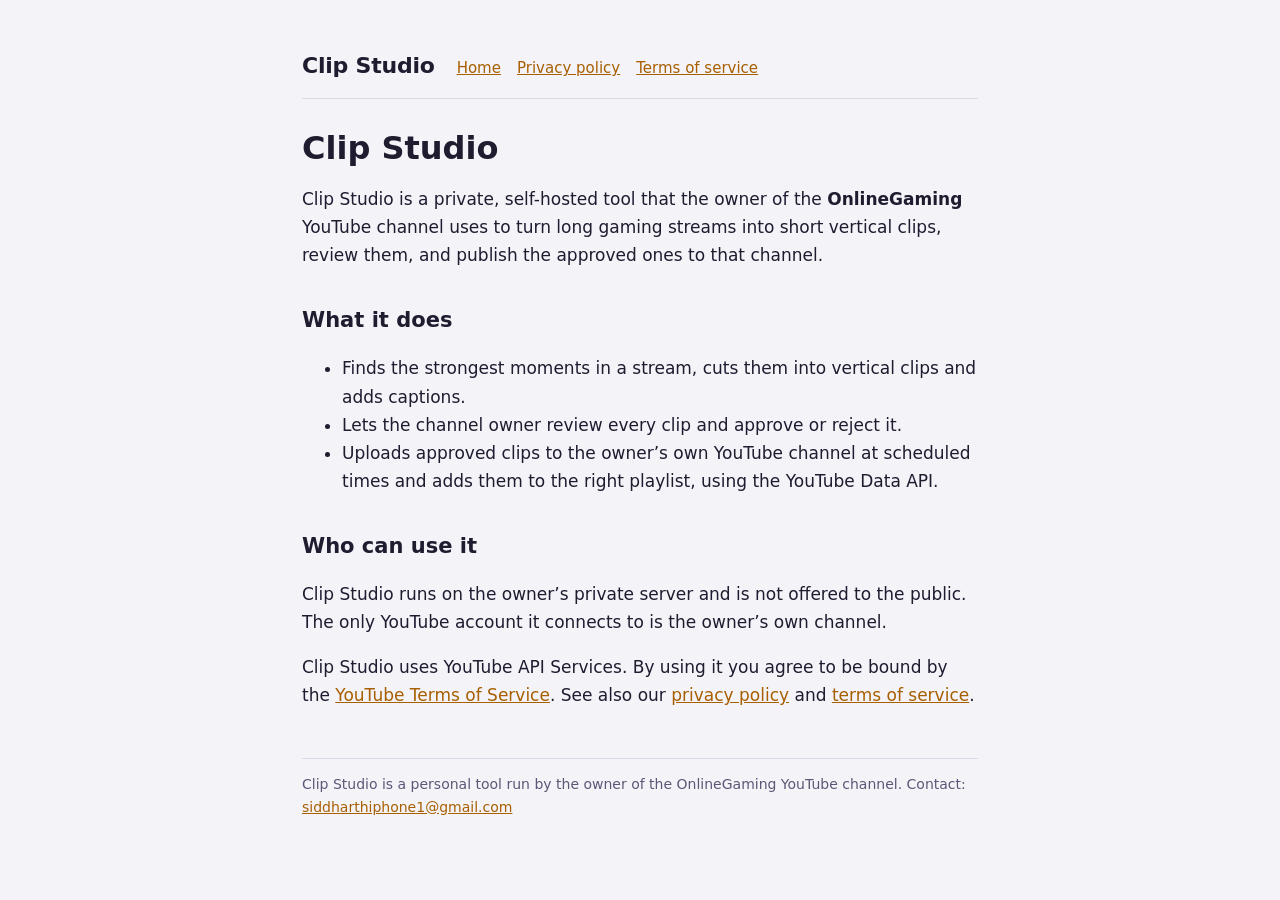
<file: index.html>
<!doctype html>
<html lang="en"><head><meta charset="utf-8"><meta name="viewport" content="width=device-width, initial-scale=1">
<title>Clip Studio</title><link rel="stylesheet" href="style.css"></head>
<body><main>
<header><strong>Clip Studio</strong><nav><a href="index.html">Home</a><a href="privacy.html">Privacy policy</a><a href="terms.html">Terms of service</a></nav></header>
<h1>Clip Studio</h1>
<p>Clip Studio is a private, self-hosted tool that the owner of the <strong>OnlineGaming</strong> YouTube channel uses to turn long gaming streams into short vertical clips, review them, and publish the approved ones to that channel.</p>
<h2>What it does</h2>
<ul>
<li>Finds the strongest moments in a stream, cuts them into vertical clips and adds captions.</li>
<li>Lets the channel owner review every clip and approve or reject it.</li>
<li>Uploads approved clips to the owner’s own YouTube channel at scheduled times and adds them to the right playlist, using the YouTube Data API.</li>
</ul>
<h2>Who can use it</h2>
<p>Clip Studio runs on the owner’s private server and is not offered to the public. The only YouTube account it connects to is the owner’s own channel.</p>
<p>Clip Studio uses YouTube API Services. By using it you agree to be bound by the <a href="https://www.youtube.com/t/terms">YouTube Terms of Service</a>. See also our <a href="privacy.html">privacy policy</a> and <a href="terms.html">terms of service</a>.</p>
<footer>Clip Studio is a personal tool run by the owner of the OnlineGaming YouTube channel. Contact: <a href="mailto:siddharthiphone1@gmail.com">siddharthiphone1@gmail.com</a></footer>
</main></body></html>
</file>
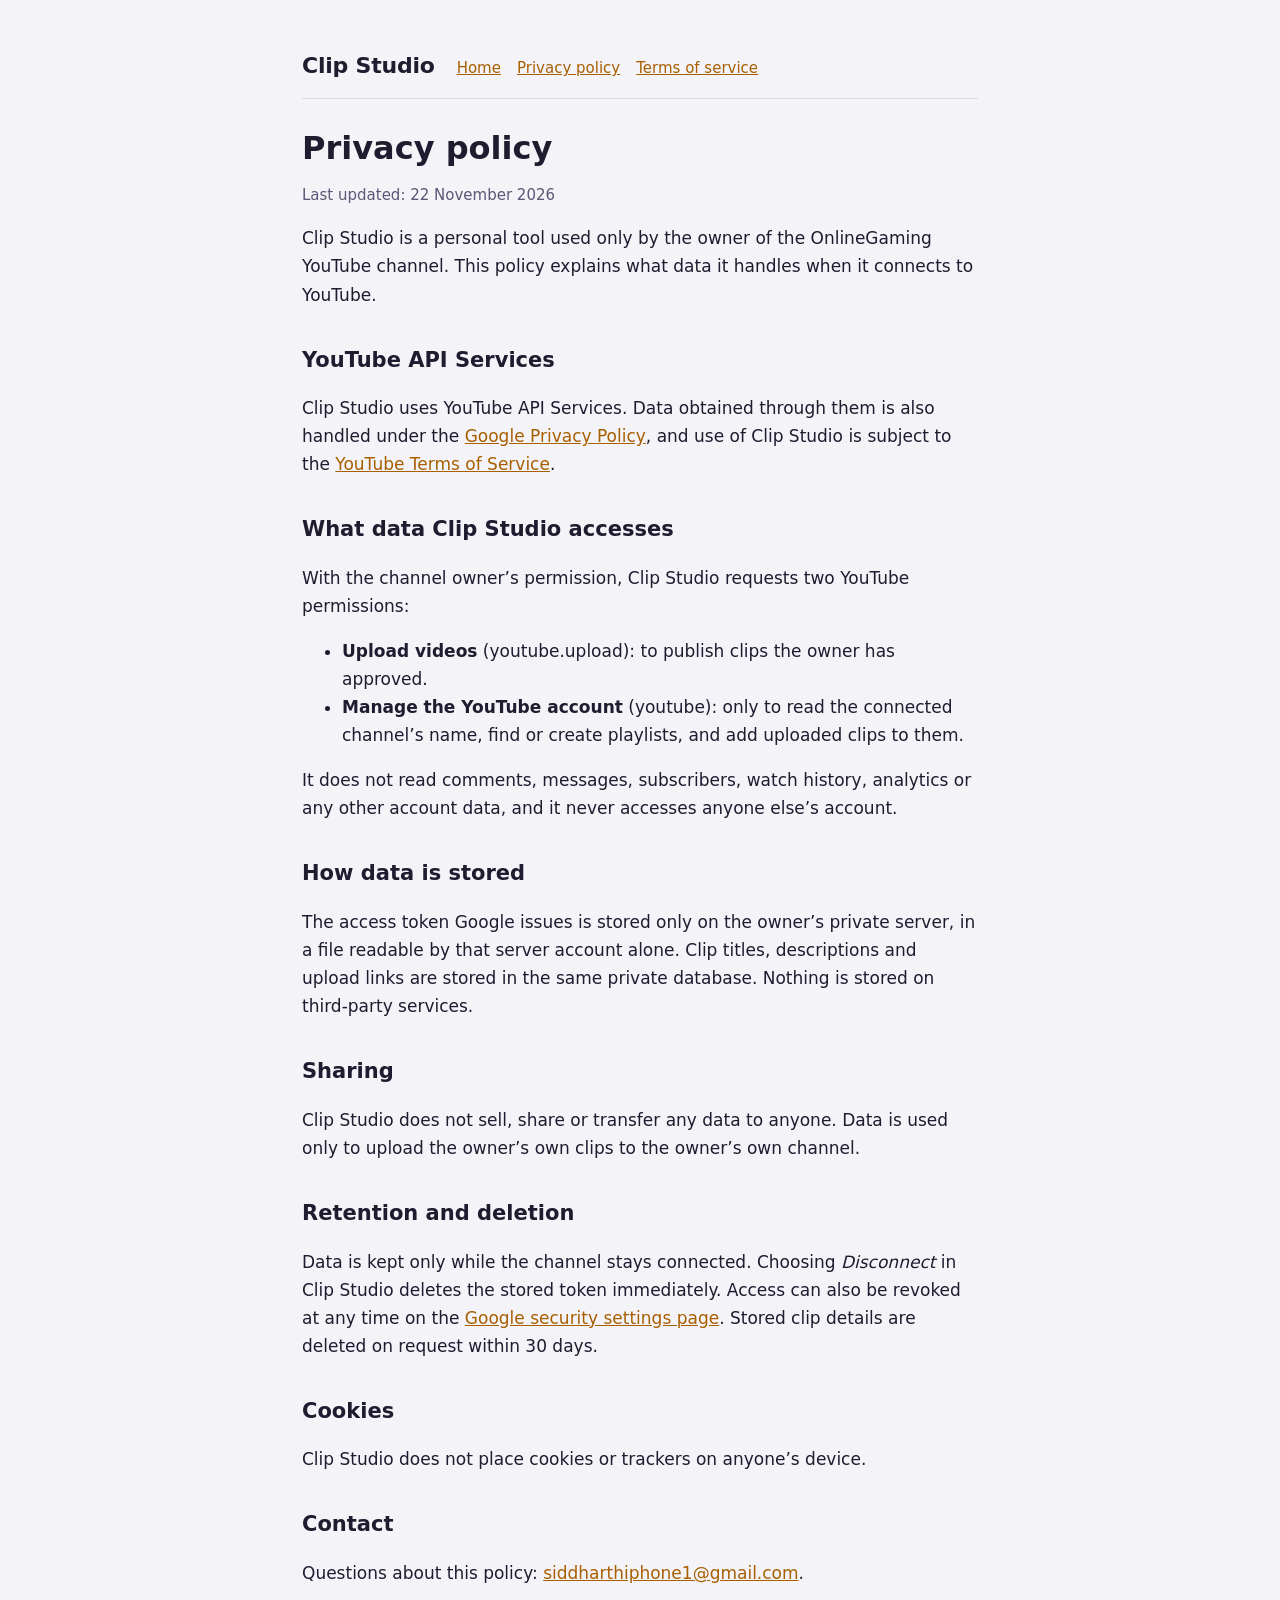
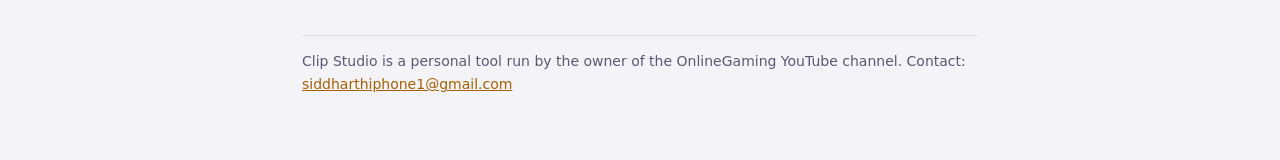
<file: privacy.html>
<!doctype html>
<html lang="en"><head><meta charset="utf-8"><meta name="viewport" content="width=device-width, initial-scale=1">
<title>Privacy policy · Clip Studio</title><link rel="stylesheet" href="style.css"></head>
<body><main>
<header><strong>Clip Studio</strong><nav><a href="index.html">Home</a><a href="privacy.html">Privacy policy</a><a href="terms.html">Terms of service</a></nav></header>
<h1>Privacy policy</h1>
<p class="muted">Last updated: 22 November 2026</p>
<p>Clip Studio is a personal tool used only by the owner of the OnlineGaming YouTube channel. This policy explains what data it handles when it connects to YouTube.</p>
<h2>YouTube API Services</h2>
<p>Clip Studio uses YouTube API Services. Data obtained through them is also handled under the <a href="https://policies.google.com/privacy">Google Privacy Policy</a>, and use of Clip Studio is subject to the <a href="https://www.youtube.com/t/terms">YouTube Terms of Service</a>.</p>
<h2>What data Clip Studio accesses</h2>
<p>With the channel owner’s permission, Clip Studio requests two YouTube permissions:</p>
<ul>
<li><strong>Upload videos</strong> (youtube.upload): to publish clips the owner has approved.</li>
<li><strong>Manage the YouTube account</strong> (youtube): only to read the connected channel’s name, find or create playlists, and add uploaded clips to them.</li>
</ul>
<p>It does not read comments, messages, subscribers, watch history, analytics or any other account data, and it never accesses anyone else’s account.</p>
<h2>How data is stored</h2>
<p>The access token Google issues is stored only on the owner’s private server, in a file readable by that server account alone. Clip titles, descriptions and upload links are stored in the same private database. Nothing is stored on third-party services.</p>
<h2>Sharing</h2>
<p>Clip Studio does not sell, share or transfer any data to anyone. Data is used only to upload the owner’s own clips to the owner’s own channel.</p>
<h2>Retention and deletion</h2>
<p>Data is kept only while the channel stays connected. Choosing <em>Disconnect</em> in Clip Studio deletes the stored token immediately. Access can also be revoked at any time on the <a href="https://security.google.com/settings/security/permissions">Google security settings page</a>. Stored clip details are deleted on request within 30 days.</p>
<h2>Cookies</h2>
<p>Clip Studio does not place cookies or trackers on anyone’s device.</p>
<h2>Contact</h2>
<p>Questions about this policy: <a href="mailto:siddharthiphone1@gmail.com">siddharthiphone1@gmail.com</a>.</p>
<footer>Clip Studio is a personal tool run by the owner of the OnlineGaming YouTube channel. Contact: <a href="mailto:siddharthiphone1@gmail.com">siddharthiphone1@gmail.com</a></footer>
</main></body></html>
</file>
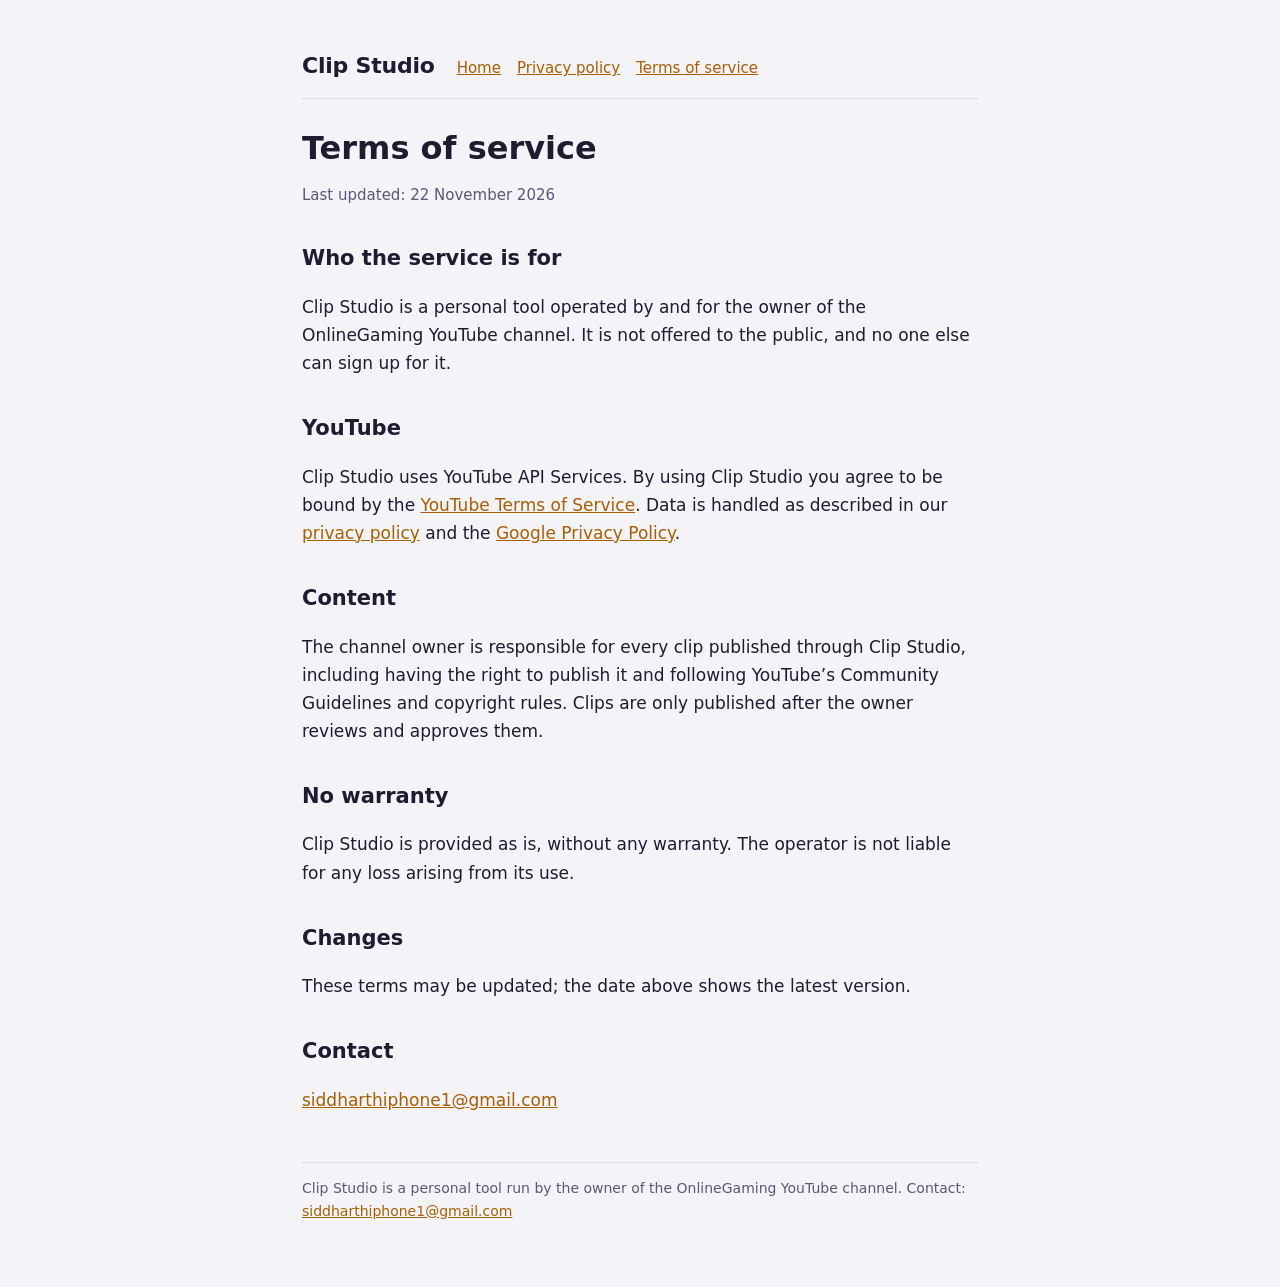
<file: terms.html>
<!doctype html>
<html lang="en"><head><meta charset="utf-8"><meta name="viewport" content="width=device-width, initial-scale=1">
<title>Terms of service · Clip Studio</title><link rel="stylesheet" href="style.css"></head>
<body><main>
<header><strong>Clip Studio</strong><nav><a href="index.html">Home</a><a href="privacy.html">Privacy policy</a><a href="terms.html">Terms of service</a></nav></header>
<h1>Terms of service</h1>
<p class="muted">Last updated: 22 November 2026</p>
<h2>Who the service is for</h2>
<p>Clip Studio is a personal tool operated by and for the owner of the OnlineGaming YouTube channel. It is not offered to the public, and no one else can sign up for it.</p>
<h2>YouTube</h2>
<p>Clip Studio uses YouTube API Services. By using Clip Studio you agree to be bound by the <a href="https://www.youtube.com/t/terms">YouTube Terms of Service</a>. Data is handled as described in our <a href="privacy.html">privacy policy</a> and the <a href="https://policies.google.com/privacy">Google Privacy Policy</a>.</p>
<h2>Content</h2>
<p>The channel owner is responsible for every clip published through Clip Studio, including having the right to publish it and following YouTube’s Community Guidelines and copyright rules. Clips are only published after the owner reviews and approves them.</p>
<h2>No warranty</h2>
<p>Clip Studio is provided as is, without any warranty. The operator is not liable for any loss arising from its use.</p>
<h2>Changes</h2>
<p>These terms may be updated; the date above shows the latest version.</p>
<h2>Contact</h2>
<p><a href="mailto:siddharthiphone1@gmail.com">siddharthiphone1@gmail.com</a></p>
<footer>Clip Studio is a personal tool run by the owner of the OnlineGaming YouTube channel. Contact: <a href="mailto:siddharthiphone1@gmail.com">siddharthiphone1@gmail.com</a></footer>
</main></body></html>
</file>
<file: style.css>
:root{--bg:#F4F3F8;--text:#1F1C30;--muted:#5C5776;--line:#DEDAEA;--accent:#A85F00;color-scheme:light dark}
@media (prefers-color-scheme:dark){:root{--bg:#1D1B2C;--text:#EEEBF7;--muted:#A7A2C2;--line:#3B3756;--accent:#FFB547}}
*{box-sizing:border-box}
body{margin:0;background:var(--bg);color:var(--text);font:17px/1.65 system-ui,-apple-system,"Segoe UI",sans-serif}
main{max-width:720px;margin:0 auto;padding:48px 22px 64px}
header{display:flex;flex-wrap:wrap;gap:8px 22px;align-items:baseline;border-bottom:1px solid var(--line);padding-bottom:14px;margin-bottom:30px}
header strong{font-size:22px;letter-spacing:-.01em}
header nav{display:flex;gap:16px;font-size:15px}
a{color:var(--accent)}
h1{font-size:32px;line-height:1.2;margin:0 0 10px}
h2{font-size:21px;margin:34px 0 8px}
p,li{max-width:68ch}
.muted{color:var(--muted);font-size:15px}
footer{margin-top:48px;border-top:1px solid var(--line);padding-top:14px;color:var(--muted);font-size:14px}
</file>
